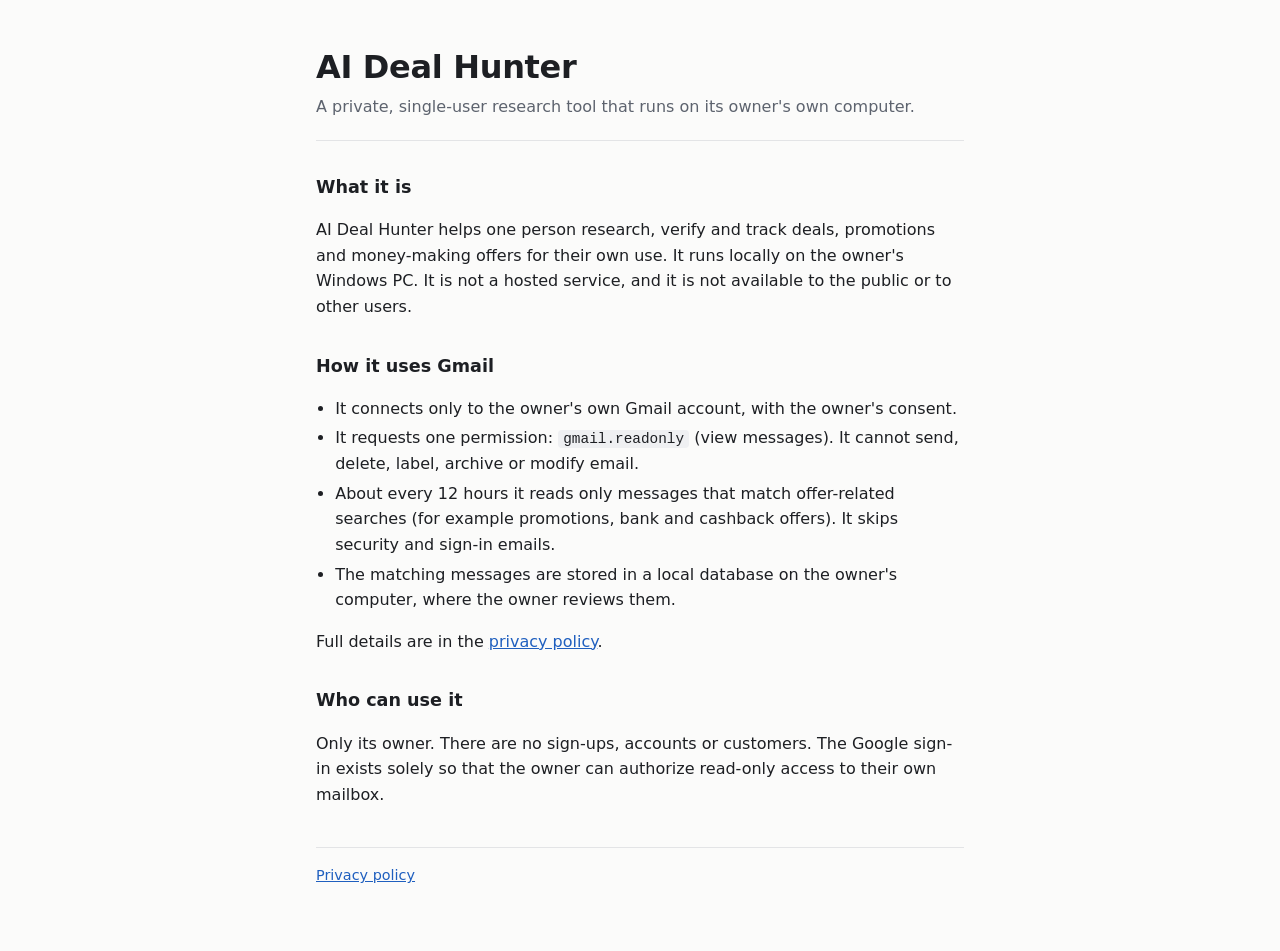
<file: index.html>
<!doctype html>
<html lang="en">
<head>
<meta charset="utf-8">
<meta name="viewport" content="width=device-width, initial-scale=1">
<title>AI Deal Hunter</title>
<meta name="description" content="AI Deal Hunter is a private, single-user research tool that runs on its owner's own computer.">
<link rel="stylesheet" href="style.css">
</head>
<body>
<main>
  <header>
    <h1>AI Deal Hunter</h1>
    <p class="lede">A private, single-user research tool that runs on its owner's own computer.</p>
  </header>

  <section>
    <h2>What it is</h2>
    <p>AI Deal Hunter helps one person research, verify and track deals, promotions and money-making offers for their own use. It runs locally on the owner's Windows PC. It is not a hosted service, and it is not available to the public or to other users.</p>
  </section>

  <section>
    <h2>How it uses Gmail</h2>
    <ul>
      <li>It connects only to the owner's own Gmail account, with the owner's consent.</li>
      <li>It requests one permission: <code>gmail.readonly</code> (view messages). It cannot send, delete, label, archive or modify email.</li>
      <li>About every 12 hours it reads only messages that match offer-related searches (for example promotions, bank and cashback offers). It skips security and sign-in emails.</li>
      <li>The matching messages are stored in a local database on the owner's computer, where the owner reviews them.</li>
    </ul>
    <p>Full details are in the <a href="privacy.html">privacy policy</a>.</p>
  </section>

  <section>
    <h2>Who can use it</h2>
    <p>Only its owner. There are no sign-ups, accounts or customers. The Google sign-in exists solely so that the owner can authorize read-only access to their own mailbox.</p>
  </section>

  <footer>
    <a href="privacy.html">Privacy policy</a>
  </footer>
</main>
</body>
</html>
</file>
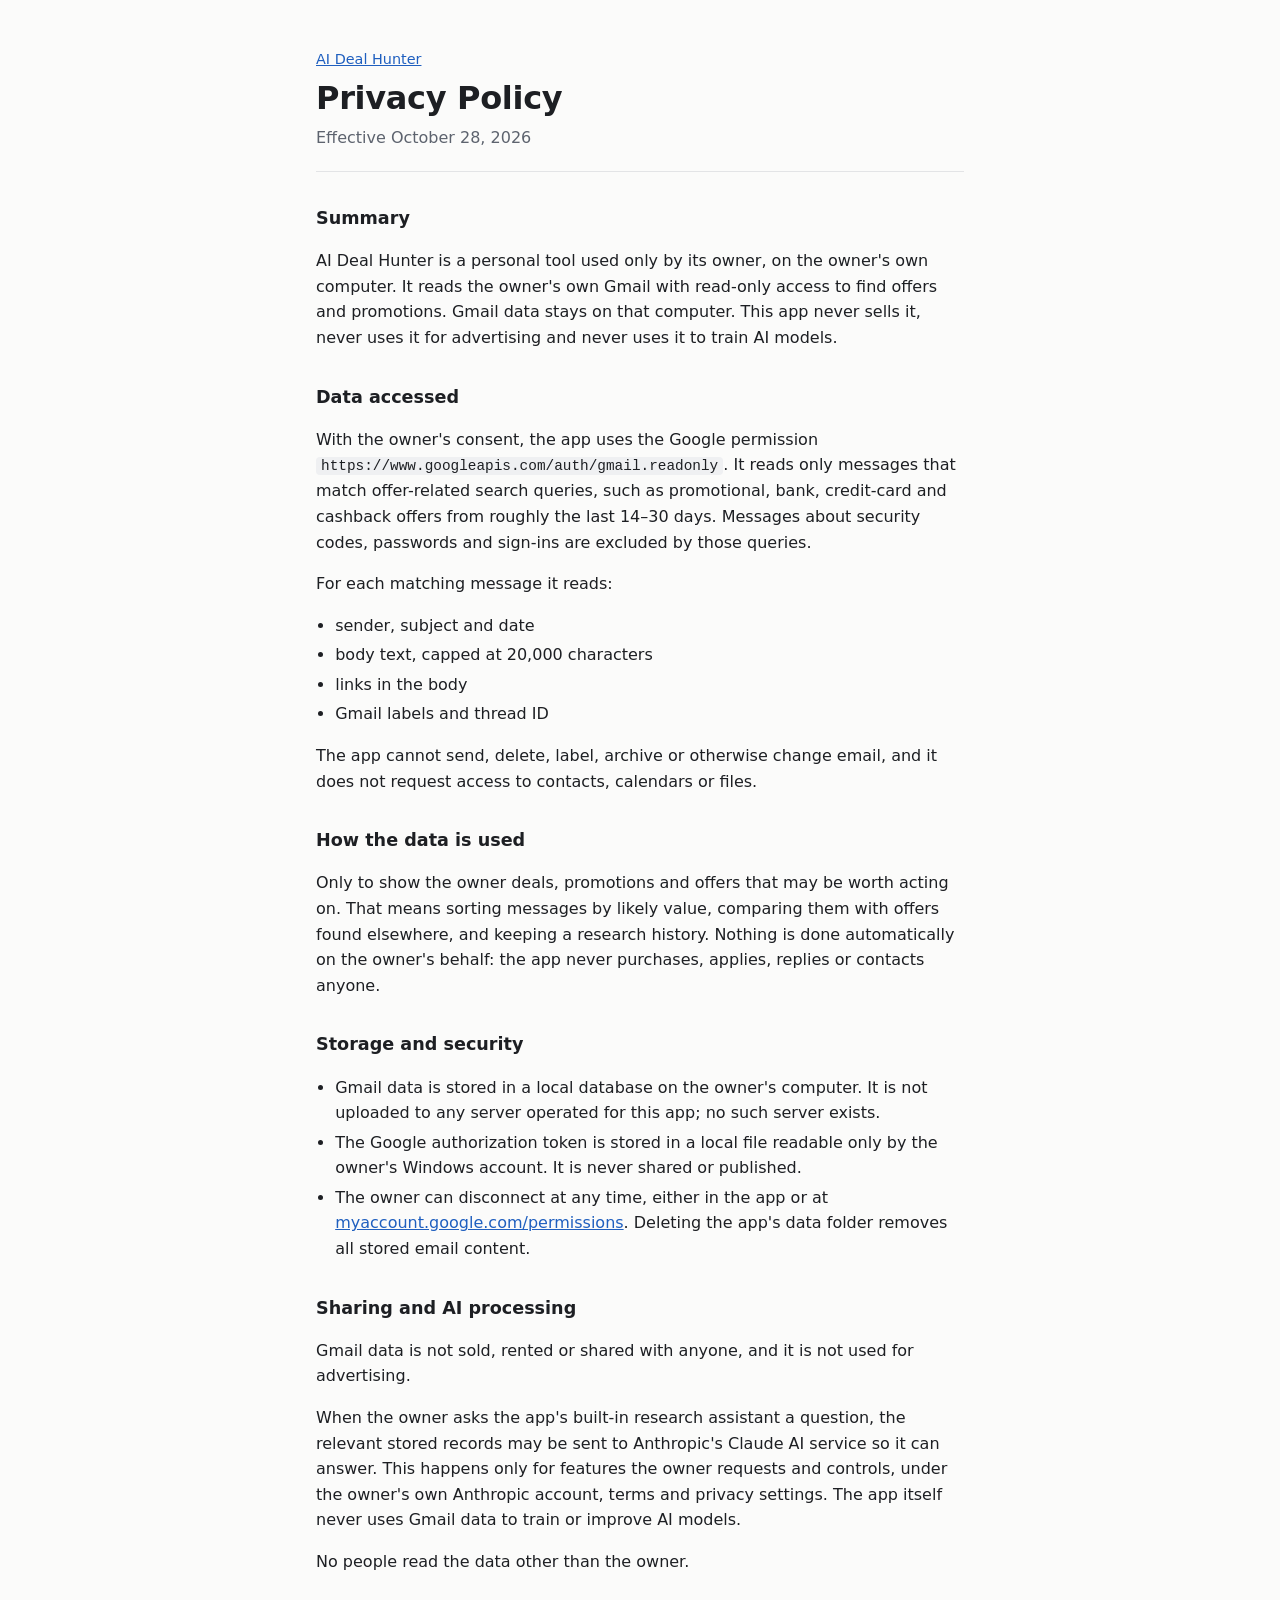
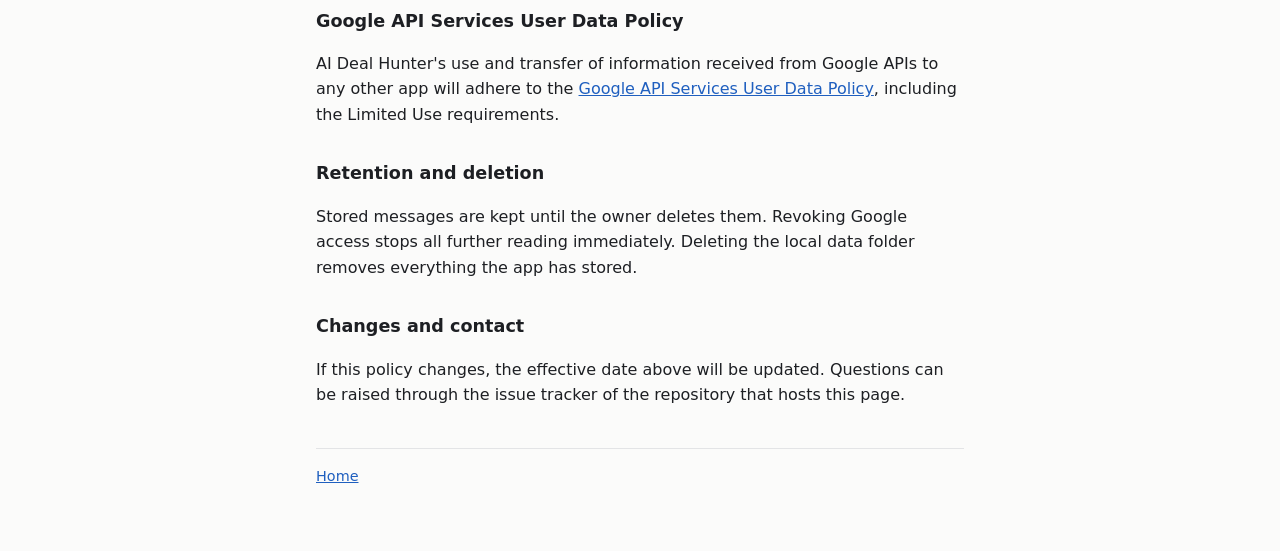
<file: privacy.html>
<!doctype html>
<html lang="en">
<head>
<meta charset="utf-8">
<meta name="viewport" content="width=device-width, initial-scale=1">
<title>Privacy Policy · AI Deal Hunter</title>
<meta name="description" content="How AI Deal Hunter accesses, uses, stores and protects Gmail data.">
<link rel="stylesheet" href="style.css">
</head>
<body>
<main>
  <header>
    <p class="crumb"><a href="index.html">AI Deal Hunter</a></p>
    <h1>Privacy Policy</h1>
    <p class="lede">Effective October 28, 2026</p>
  </header>

  <section>
    <h2>Summary</h2>
    <p>AI Deal Hunter is a personal tool used only by its owner, on the owner's own computer. It reads the owner's own Gmail with read-only access to find offers and promotions. Gmail data stays on that computer. This app never sells it, never uses it for advertising and never uses it to train AI models.</p>
  </section>

  <section>
    <h2>Data accessed</h2>
    <p>With the owner's consent, the app uses the Google permission <code>https://www.googleapis.com/auth/gmail.readonly</code>. It reads only messages that match offer-related search queries, such as promotional, bank, credit-card and cashback offers from roughly the last 14–30 days. Messages about security codes, passwords and sign-ins are excluded by those queries.</p>
    <p>For each matching message it reads:</p>
    <ul>
      <li>sender, subject and date</li>
      <li>body text, capped at 20,000 characters</li>
      <li>links in the body</li>
      <li>Gmail labels and thread ID</li>
    </ul>
    <p>The app cannot send, delete, label, archive or otherwise change email, and it does not request access to contacts, calendars or files.</p>
  </section>

  <section>
    <h2>How the data is used</h2>
    <p>Only to show the owner deals, promotions and offers that may be worth acting on. That means sorting messages by likely value, comparing them with offers found elsewhere, and keeping a research history. Nothing is done automatically on the owner's behalf: the app never purchases, applies, replies or contacts anyone.</p>
  </section>

  <section>
    <h2>Storage and security</h2>
    <ul>
      <li>Gmail data is stored in a local database on the owner's computer. It is not uploaded to any server operated for this app; no such server exists.</li>
      <li>The Google authorization token is stored in a local file readable only by the owner's Windows account. It is never shared or published.</li>
      <li>The owner can disconnect at any time, either in the app or at <a href="https://myaccount.google.com/permissions">myaccount.google.com/permissions</a>. Deleting the app's data folder removes all stored email content.</li>
    </ul>
  </section>

  <section>
    <h2>Sharing and AI processing</h2>
    <p>Gmail data is not sold, rented or shared with anyone, and it is not used for advertising.</p>
    <p>When the owner asks the app's built-in research assistant a question, the relevant stored records may be sent to Anthropic's Claude AI service so it can answer. This happens only for features the owner requests and controls, under the owner's own Anthropic account, terms and privacy settings. The app itself never uses Gmail data to train or improve AI models.</p>
    <p>No people read the data other than the owner.</p>
  </section>

  <section>
    <h2>Google API Services User Data Policy</h2>
    <p>AI Deal Hunter's use and transfer of information received from Google APIs to any other app will adhere to the <a href="https://developers.google.com/terms/api-services-user-data-policy">Google API Services User Data Policy</a>, including the Limited Use requirements.</p>
  </section>

  <section>
    <h2>Retention and deletion</h2>
    <p>Stored messages are kept until the owner deletes them. Revoking Google access stops all further reading immediately. Deleting the local data folder removes everything the app has stored.</p>
  </section>

  <section>
    <h2>Changes and contact</h2>
    <p>If this policy changes, the effective date above will be updated. Questions can be raised through the issue tracker of the repository that hosts this page.</p>
  </section>

  <footer>
    <a href="index.html">Home</a>
  </footer>
</main>
</body>
</html>
</file>
<file: style.css>
:root {
  --bg: #fbfbfa;
  --fg: #1d1f23;
  --muted: #5d636e;
  --rule: #e3e4e6;
  --link: #1f5fbf;
  --code-bg: #eff0f2;
}
@media (prefers-color-scheme: dark) {
  :root {
    --bg: #15171a;
    --fg: #e6e7e9;
    --muted: #a0a6b0;
    --rule: #2b2e33;
    --link: #8db4ff;
    --code-bg: #23262b;
  }
}
* { box-sizing: border-box; }
body {
  margin: 0;
  background: var(--bg);
  color: var(--fg);
  font: 16px/1.6 system-ui, -apple-system, "Segoe UI", Roboto, sans-serif;
}
main { max-width: 680px; margin: 0 auto; padding: 48px 16px 64px; }
header { border-bottom: 1px solid var(--rule); padding-bottom: 20px; margin-bottom: 8px; }
h1 { font-size: 2rem; line-height: 1.2; margin: 0 0 8px; letter-spacing: -0.01em; }
h2 { font-size: 1.1rem; margin: 32px 0 8px; }
.lede, .crumb { color: var(--muted); margin: 0; }
.crumb { margin-bottom: 8px; font-size: 0.9rem; }
ul { padding-left: 1.2em; }
li { margin: 4px 0; }
a { color: var(--link); }
code { background: var(--code-bg); padding: 1px 5px; border-radius: 4px; font-size: 0.9em; overflow-wrap: anywhere; }
footer { border-top: 1px solid var(--rule); margin-top: 40px; padding-top: 16px; font-size: 0.9rem; }
</file>
